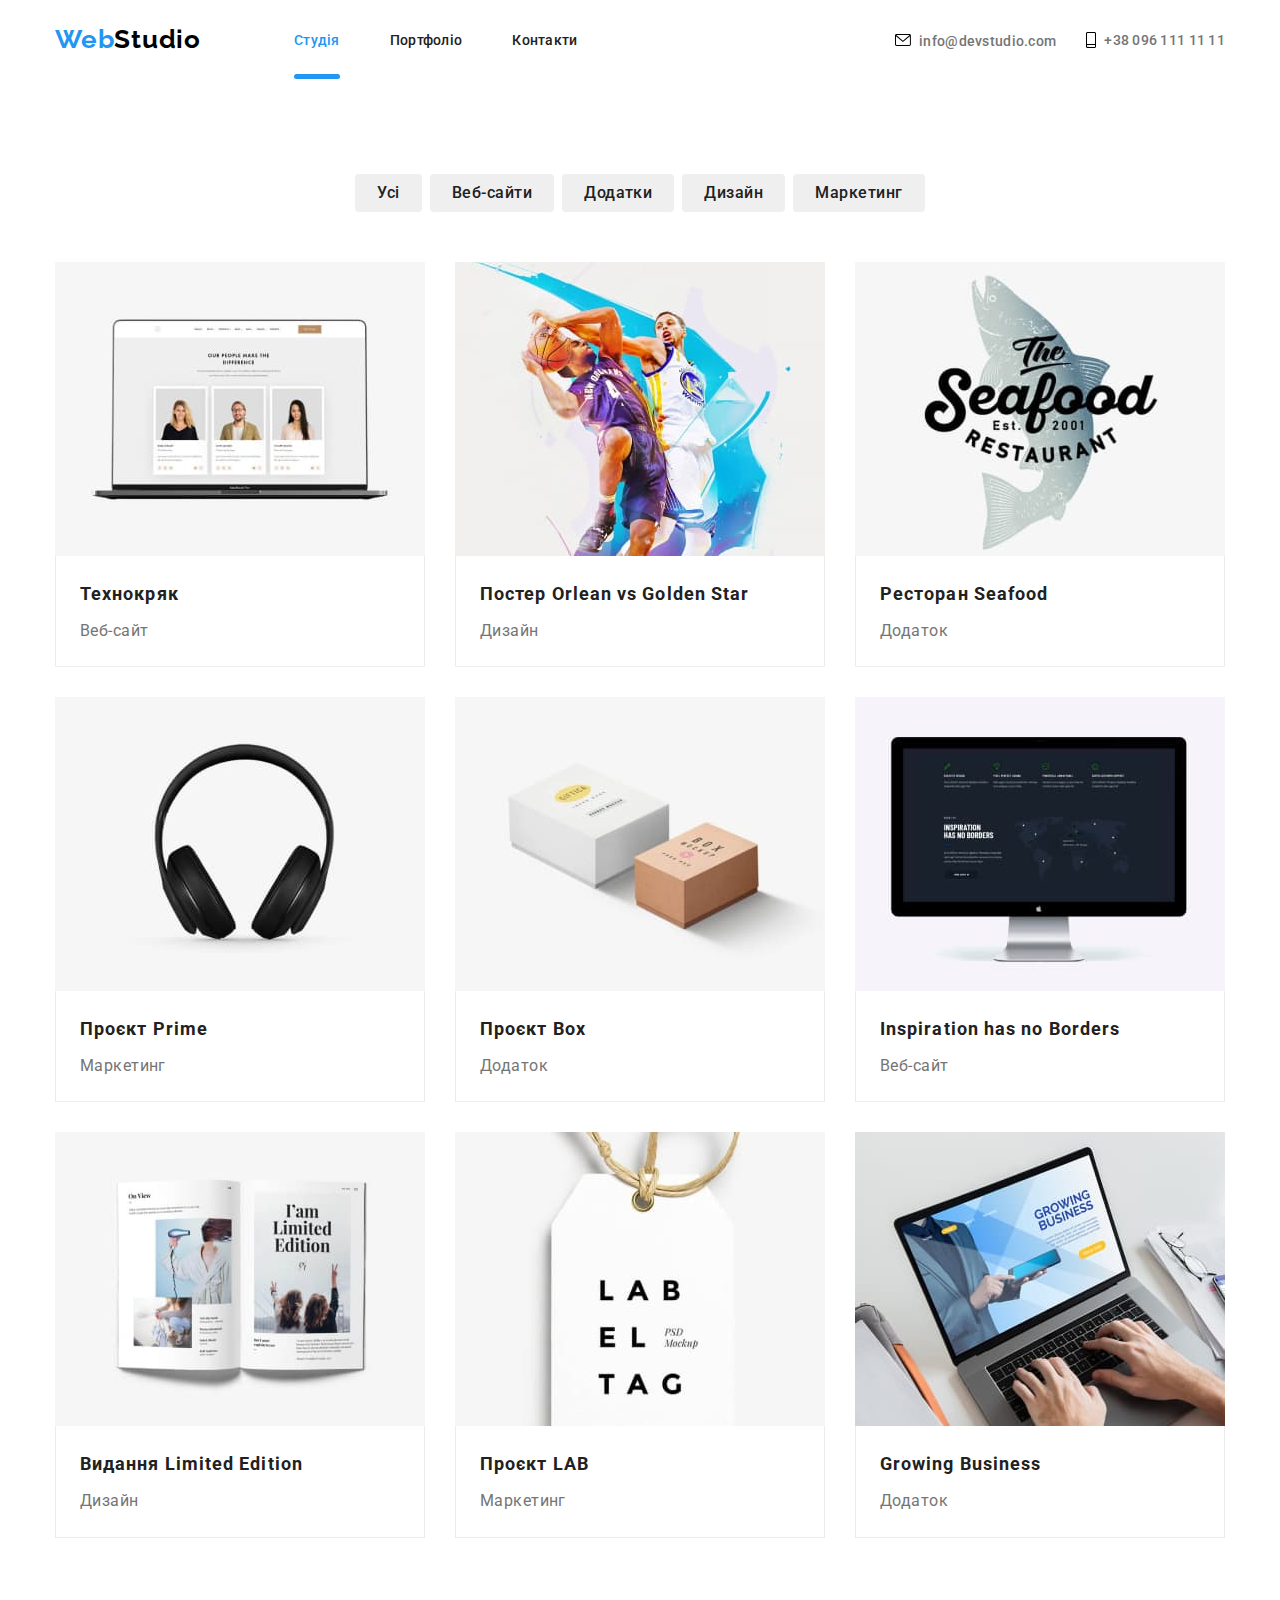
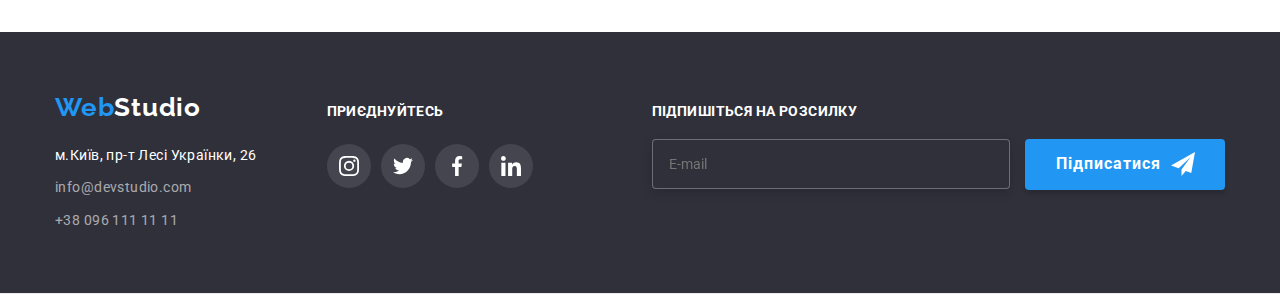
<file: portfolio.html>
<!DOCTYPE html>
<html lang="uk">
  <head>
   
    
    <title>portfolio</title>
    <meta charset="UTF-8" />
    <meta http-equiv="X-UA-Compatible" content="IE=edge" />
    <meta name="viewport" content="width=device-width, initial-scale=1.0" />
    <link rel="preconnect" href="https://fonts.googleapis.com" />
    <link rel="preconnect" href="https://fonts.gstatic.com" crossorigin />
    <link href="https://fonts.googleapis.com/css2?family=Raleway:wght@700&family=Roboto:wght@400;500;700;900&display=swap"
    rel="stylesheet"/>
    <link rel="stylesheet" href="https://cdnjs.cloudflare.com/ajax/libs/modern-normalize/1.1.0/modern-normalize.min.css
    ">
    <link rel="stylesheet" href="./css/main.min.css"/>
  </head>
  <body class="body">
     
    <header class="header">
      <div class="conteiner rulles">
      <!--Nav menu-->
      
    <nav class="header-nav">
      <div class="mobile-header">
    <a href="./index.html" class="header-logo">Web<span class="color-logo">Studio</span></a>
    <button
    type="button"
    aria-expanded="false"
    aria-controls="mobile-menu"
    class="mobile-tricks-button js-open-menu"
  >
    <svg
      width="24px"
      height="16px"
      aria
      label="turn-off"
    >
      <use
        class="navigation-button__icon-menu"
        href="./img/sprite.svg#menu"
      ></use>
    </svg>
  </button>
      </div>
    <ul class="header-list-nav">
            <li class="header-item "><a href="./index.html" class="header-link current">Студія</a></li>
            <li class="header-item"><a href="./portfolio.html" class="header-link">Портфоліо</a></li>
            <li class="header-item"><a href="#" class="header-link">Контакти</a></li>
          </ul>
        </nav>
  
        <!-- Contacts-->
  
        <ul class="header-list">
        <li class="header-contact">
        <a href="mailto:info@devstudio.com" class="header-mal svg call"><svg viewBox="0 0 43 32" class="header-svg-mal" width="16" height="12"><use href="./img/sprite.svg#mail"></use></svg> info@devstudio.com</a></li>
        <li class="header-contact">
          <a href="tel:+380961111111" class="header-tel svg"><svg viewBox="0 0 20 32" class="header-svg-tel" width="10" height="16"><use href="./img/sprite.svg#smartphone"></use></svg>+38 096 111 11 11</a></li>
        </ul>
      </div>

    
    <!--Main-->
    <main>
      
      <section class="portfolio">
        <div class="conteiner">
        <h1 class="visualy-hidden">Приклади</h1>
        
        <ul class="portfolio-btn-group">
          <li class="portfolio-button-item">
            <button type="button" class="portfolio-main-buttonp">Усі</button>
          </li>
          <li class="portfolio-button-item">
            <button type="button" class="portfolio-main-buttonp">Веб-сайти</button>
          </li>
          <li class="portfolio-button-item">
            <button type="button" class="portfolio-main-buttonp">Додатки</button>
          </li>
          <li class="portfolio-button-item">
            <button type="button" class="portfolio-main-buttonp">Дизайн</button>
          </li>
          <li class="portfolio-button-item">
            <button type="button" class="portfolio-main-buttonp">Маркетинг</button>
          </li>
        </ul>
        
        
          
        <ul class="portfolio-header">
          <li class="portfolio-content">
            
            <a href="./index.html" class="portfolio-linky">
              <div class="portfolio-title">
                <img
                src="./img/portfolio/img1.jpg"
                alt="робимо верстку сайтів "
                width="370"
                height="294"/>
                  <p class="portfolio-text">Ресурс пропонує комплексні пропозиції з
                     різним рівнем функціоналу та сервісів. Все це дозволить 
                  відвідувачу отримати вичерпні відомості про компанію чи приватну особу.</p>
                </div>
              <div class="portfolio-border">
                <h2 class="portfolio-item">Технокряк</h2>
              <p class="portfolio-cat">Веб-сайт</p>
            </div>
              </a>
          </li>
        
          
          <li class="portfolio-content">
            <a href="./index.html"class="portfolio-linky">
              <div class="portfolio-title"><img
                src="./img/portfolio/img2.jpg"
                alt="Малюнки"
                width="370"
                height="294"
              />
              <p class="portfolio-text">Ресурс пропонує комплексні пропозиції з
                різним рівнем функціоналу та сервісів. Все це дозволить 
             відвідувачу отримати вичерпні відомості про компанію чи приватну особу.</p></div>
              <div class="portfolio-border">
                <h2 class="portfolio-item">
                Постер <span lang="en">Orlean vs Golden Star</span>
              </h2>
              <p class="portfolio-cat">Дизайн</p></div></a
            >
          </li>
        
          
          <li class="portfolio-content">
            <a href="./index.html"class="portfolio-linky">
              <div class="portfolio-title"><img
                src="./img/portfolio/img3.jpg"
                alt="додаток"
                width="370"
                height="294"
              />
              <p class="portfolio-text">Ресурс пропонує комплексні пропозиції з
                різним рівнем функціоналу та сервісів. Все це дозволить 
             відвідувачу отримати вичерпні відомості про компанію чи приватну особу.</p></div>
              <div class="portfolio-border">
                <h2 class="portfolio-item">
                Ресторан <span lang="en">Seafood</span>
              </h2>
              <p class="portfolio-cat">Додаток</p></div></a
            >
          </li>
          

         
          <li class="portfolio-content">
            <a href="./index.html"class="portfolio-linky">
              <div class="portfolio-title"><img
                src="./img/portfolio/img4.jpg"
                alt="просування"
                width="370"
                height="294"
              />
              <p class="portfolio-text">Ресурс пропонує комплексні пропозиції з
                різним рівнем функціоналу та сервісів. Все це дозволить 
             відвідувачу отримати вичерпні відомості про компанію чи приватну особу.</p></div>
              <div class="portfolio-border">
                <h2 class="portfolio-item">Проєкт <span lang="en">Prime</span></h2>
              <p class="portfolio-cat">Маркетинг</p></div></a
            >
          </li>
        
          
          <li class="portfolio-content">
            <a href="./index.html"class="portfolio-linky">
              <div class="portfolio-title"><img
                src="./img/portfolio/img5.jpg"
                alt="Маркетинг"
                width="370"
                height="294"
              />
              <p class="portfolio-text">Ресурс пропонує комплексні пропозиції з
                різним рівнем функціоналу та сервісів. Все це дозволить 
             відвідувачу отримати вичерпні відомості про компанію чи приватну особу.</p></div>
              <div class="portfolio-border">
                <h2 class="portfolio-item">Проєкт <span lang="en>">Box</span></h2>
              <p class="portfolio-cat">Додаток</p></div></a>
          </li>
        
          
          <li class="portfolio-content">
            <a href="./index.html"class="portfolio-linky">
              <div class="portfolio-title"><img
                src="./img/portfolio/img6.jpg"
                alt="Сайт"
                width="370"
                height="294"
              />
              <p class="portfolio-text">Ресурс пропонує комплексні пропозиції з
                різним рівнем функціоналу та сервісів. Все це дозволить 
             відвідувачу отримати вичерпні відомості про компанію чи приватну особу.</p></div>
              <div class="portfolio-border"><h2 lang="en" class="portfolio-item">Inspiration has no Borders</h2>
              <p class="portfolio-cat">Веб-сайт</p></div></a>
          </li>
        

       
          <li class="portfolio-content">
            <a href="./index.html"class="portfolio-linky">
              <div class="portfolio-title"><img
                src="./img/portfolio/img7.jpg"
                alt="Книга"
                width="370"
                height="294"
              />
              <p class="portfolio-text">Ресурс пропонує комплексні пропозиції з
                різним рівнем функціоналу та сервісів. Все це дозволить 
             відвідувачу отримати вичерпні відомості про компанію чи приватну особу.</p></div>
              <div class="portfolio-border"><h2 class="portfolio-item">
                Видання <span lang="en">Limited Edition</span>
              </h2>
              <p class="portfolio-cat">Дизайн</p></div></a>
          </li>
        
          
          <li class="portfolio-content">
            <a href="./index.html"class="portfolio-linky">
              <div class="portfolio-title"><img
                src="./img/portfolio/img8.jpg"
                alt="Проєкт"
                width="370"
                height="294"
              />
              <p class="portfolio-text">Ресурс пропонує комплексні пропозиції з
                різним рівнем функціоналу та сервісів. Все це дозволить 
             відвідувачу отримати вичерпні відомості про компанію чи приватну особу.</p></div>
              <div class="portfolio-border"><h2 class="portfolio-item">Проєкт <span lang="en">LAB</span></h2>
              <p class="portfolio-cat">Маркетинг</p></div></a>
          </li>
        
          
          <li class="portfolio-content">
            <a href="./index.html"class="portfolio-linky">
              <div class="portfolio-title"><img src="./img/portfolio/img9.jpg"
                alt="додаток"
                width="370"
                height="294"
              />
              <p class="portfolio-text">Ресурс пропонує комплексні пропозиції з
                різним рівнем функціоналу та сервісів. Все це дозволить 
             відвідувачу отримати вичерпні відомості про компанію чи приватну особу.</p></div>
              <div class="portfolio-border"><h2 lang="en" class="portfolio-item">Growing Business</h2>
              <p class="portfolio-cat">Додаток</p></div></a>
          </li>
        </ul>
         
        
      </div> 
      </section>
      
    </main>
  
    <footer class="footer">
      <div class="conteiner correct"> 
        <div class="footer-box">
        <a href="./index.html" class="footer-logo">
          Web<span class="footer-color">Studio</span></a
        >
        <address class="footer-adress">
          <ul class="footer-list">
            <li class="footer-item bot">
              <a
                href="https://goo.gl/maps/juvtHiytcNgh8N4bA"
                class="footer-link li"
                target="_blank"
                rel="noopener norefferer nofollow"
                >м.Київ, пр-т Лесі Українки, 26</a
              >
            </li>
            <li class="footer-item bot">
              <a href="mailto:info@devstudio.com" class="footer-mal li"
                >info@devstudio.com</a
              >
            </li>
            <li class="footer-item">
              <a href="tel:+380961111111" class="footer-tel">+38 096 111 11 11</a>
            </li>
          </ul>
        </address>
      </div>
      <div>
        <p class="join-page">Приєднуйтесь</p>
        
          <ul class="hero-link">
            <li class="hero-item"><a href="" class="icon footer__icon"><svg class="hero-svghero" viewBox="0 0 32 32" width="20"><use href="./img/sprite.svg#instagram"></use></svg></a></li>
            <li class="hero-item"><a href="" class="icon footer__icon"><svg class="hero-svghero" viewBox="0 0 32 32" width="20"><use href="./img/sprite.svg#twitter"></use></svg></a></li>
            <li class="hero-item"><a href=""class="icon footer__icon"><svg  class="hero-svghero"viewBox="0 0 32 32" width="20"><use href="./img/sprite.svg#facebook"></use></svg></a></li>
            <li class="hero-item"><a href="" class="icon footer__icon"><svg class="hero-svghero" viewBox="0 0 32 32" width="20"><use href="./img/sprite.svg#linkedin"></use></svg></a></li>
          </ul>
      </div>
      <div class="footer-form">
      <form action="" class="sub-form">
        <p class="footer-propose">Підпишіться на розсилку</p>
        <input type="email" id="mail" placeholder="E-mail"/>
        <button type="submit" class="footer-but">
          Підписатися <svg class="sub-svg" width="24"><use href="./img/sprite.svg#telegram"></use></svg></button>
      </form>
    
      </div>


      <div class="menu-container js-menu-container" id="mobile-menu">
        <button class="menu-container-button js-close-menu">
          <svg width="18px" height="18px">
            <use href="./img/sprite.svg#mobileX"></use>
          </svg>
        </button>
        <div class="mobile">
          <ul class="mobile-list">
            <li class="mobile-item">
              <a href="./index.html" class="mobile-link current">Студія</a>
            </li>
            <li class="mobile-item">
              <a href="./portfolio.html" class="mobile-link">Портфоліо</a>
            </li>
            <li class="mobile-item">
              <a href="#" class="mobile-link">Контакти</a>
            </li>
          </ul>
      
      
          <ul class="mobile-sheets">
            <li class="mobile-contact">
              <a
                href="tel:+380961111111"
                target="_blank"
                rel="noopener noreferrer nofollow"
                class="mobile-link-social"
              >
                +38 096 111 11 11</a
              >
            </li>
            <li class="mobile-contact">
              <a
                href="mailto:info@devstudio.com"
                target="_blank"
                rel="noopener noreferrer nofollow"
                class="mobile-link-social mail"
              >
                info@devstudio.com</a
              >
            </li>
          </ul>
      
      
      
          <ul class="mobile-social">
            <li class="mobile-tags">
              <a
                href=""
                class="mobile-goods"
                rel="noopener noreferrer nofollow"
                >Instagram</a
              >
              <span class="mobile-border"></span>
            </li>
            <li class="mobile-tags">
              <a
                href=""
                class="mobile-goods"
                rel="noopener noreferrer nofollow"
                >Twitter</a
              >
              <span class="mobile-border"></span>
            </li>
            <li class="mobile-tags">
              <a
                href=""
                class="mobile-goods"
                rel="noopener noreferrer nofollow"
                >Facebook</a
              >
              <span class="mobile-border"></span>
            </li>
            <li class="mobile-tags">
              <a
                href=""
                class="mobile-goods"
                rel="noopener noreferrer nofollow"
                >LinkedIn</a
              >
            </li>
          </ul>
      
        </div>
      </div>

    </footer>
  </body>
</html>
</file>
<file: css/main.min.css>
:root{--primary-color: #2196f3;--simple-color: #000000;--secondary-color: #757575;--mainsection-clor: #2f303a;--item-color: #212121;--background-color: #2f303a;--whole-white-color:#ffffff;--fotter-color: rgba(255, 255, 255, 0.6);--hero-bck-cloror:#F5F4FA;--focus-color:#188CE8;--solid: #ECECEC;--icon-color:#AFB1B8;--linky-background:#EEEEEE}img{display:block}h1,h2,h3,h4,h5,h6,p,ul{margin:0;padding:0}body{font-family:"Roboto",sans-serif;font-size:14px;line-height:1.7;letter-spacing:.03em;color:var(--secondary-color);background-color:var(--whole-white-color)}button{border:0}.visualy-hidden{position:absolute;white-space:nowrap;width:1px;height:1px;overflow:hidden;border:0;padding:0;clip:rect(0 0 0 0);clip-path:inset(50%);margin:-1px}.portfolio-header{display:flex;flex-wrap:wrap}.conteiner{max-width:480px;padding-left:15px;padding-right:15px;margin-left:auto;margin-right:auto}@media screen and (min-width: 768px){.conteiner{max-width:768px;padding-left:15px;padding-right:15px;margin-left:auto;margin-right:auto}}@media screen and (min-width: 1200px){.conteiner{max-width:1200px;padding-left:15px;padding-right:15px;margin-left:auto;margin-right:auto}}.header-logo{color:var(--primary-color);font-family:"Raleway",sans-serif;font-size:26px;font-weight:700;line-height:1.2;letter-spacing:.03em;display:inline-block;padding-top:16px;padding-bottom:16px;text-decoration:none}.color-logo{color:var(--simple-color);font-family:"Raleway",sans-serif;font-size:26px;font-weight:700;line-height:1.192;letter-spacing:.03em;text-decoration:none}.header{border-bottom:1px solid var(--solid)}.header-list,.header-list-nav{display:none}@media screen and (min-width: 768px){.header-logo{padding-top:26px;padding-bottom:26px;margin-right:87px}.header-list-nav{display:flex;align-items:center;list-style-type:none}.header-item:not(:last-child){margin-right:50px}.header-link{position:relative;color:var(--item-color);display:block;padding-top:32px;padding-bottom:31px;text-decoration:none;font-weight:500;font-size:14px;line-height:1.14;letter-spacing:.02em;transition:background-color 250ms cubic-bezier(0.4, 0, 0.2, 1),color 250ms cubic-bezier(0.4, 0, 0.2, 1)}.header-nav{display:flex;align-items:center;margin-right:auto}.current{color:var(--primary-color)}.current::after{display:block;position:absolute;left:0;bottom:0;border-radius:4px;width:100%;height:5px;content:"";background-color:var(--primary-color)}.header-list{display:block;list-style:none;padding:21px 0;align-items:center}.conteiner.rulles{display:flex;flex-direction:row}.header-mal,.header-tel{font-size:14px;font-weight:500;line-height:1.142;letter-spacing:.02em;color:var(--secondary-color);text-decoration:none;display:flex;gap:8px;align-items:center;transition:background-color 250ms cubic-bezier(0.4, 0, 0.2, 1),color 250ms cubic-bezier(0.4, 0, 0.2, 1)}.header-svg-mal{width:14px;height:10px}.header-svg-tel{width:10px;height:14px}.call{margin-bottom:10px}}@media screen and (min-width: 1200px){.header-logo{padding-top:24px;padding-bottom:25px;margin-right:93px;font-size:26px;line-height:1.19}.header-mal{margin-bottom:-1px}.header-svg-mal{width:16px;height:12px}.header-svg-tel{width:10px;height:16px}.header-list{display:flex;list-style:none;align-items:center;gap:30px;padding:32px 0}.svg:hover{fill:var(--primary-color)}.svg:focus{fill:var(--focus-color)}.header-link:hover{color:var(--primary-color)}.header-mal:hover{color:var(--primary-color)}.header-tel:hover{color:var(--primary-color)}.header-link:focus{color:var(--focus-color)}.header-mal:focus{color:var(--focus-color)}.header-tel:focus{color:var(--focus-color)}.current{color:var(--primary-color)}}.mobile-header{display:flex;justify-content:space-between}@media screen and (max-width: 767px){.header-list-nav,.header-list{display:none}}@media screen and (max-width: 479px){.mobile-list{font-size:18px;font-weight:500;line-height:1.17;letter-spacing:.02em}.mobile-item{margin-bottom:32px}.mobile-item:last-child{margin-bottom:26px}.mobile-contact{font-size:26px}.mobile-goods{font-weight:12px}}.mobile-tricks-button{display:flex;align-items:center;justify-content:center;margin:0;padding:0;background-color:rgba(0,0,0,0);cursor:pointer;border:none;border-radius:50%;outline:none}@media(min-width: 768px){.mobile-tricks-button{display:none}}.mobile-tricks-button:hover,.mobile-tricks-button:focus{fill:var(--primary-color)}.menu-container{transform:translateX(101%);transition:transform 250ms cubic-bezier(0.4, 0, 0.2, 1);position:fixed;top:0;left:0;width:100vw;height:100vh;padding:48px 40px;background-color:var(--whole-white-color);z-index:2;overflow:scroll}.menu-container.is-open{transform:translateX(0)}.menu-container-button{position:absolute;top:10px;right:10px;display:flex;align-items:center;justify-content:center;background-color:rgba(0,0,0,0);cursor:pointer;border:none;outline:none}.menu-container-button:hover,.menu-container-button:focus{fill:var(--primary-color)}.mobile{display:flex;flex-direction:column;height:100vh}.mobile-item:not(:last-child){margin-bottom:32px}.mobile-item .mobile-link{text-decoration:none;font-style:normal;color:var(--item-color);font-size:40px;font-weight:500;line-height:1.17;letter-spacing:.02em}.mobile-item .mobile-link.current{color:var(--primary-color)}.mobile-list{list-style:none;margin-bottom:auto;padding-bottom:50px}.mobile-sheets{list-style:none;margin-bottom:64px}.mobile-contact{font-size:34px;font-weight:500;line-height:1.17;letter-spacing:.03em}.mobile-contact:last-child{font-size:24px;font-weight:500;line-height:1.16;letter-spacing:.03em;margin-top:32px}.mobile-link-social{text-decoration:none;font-style:normal;color:var(--primary-color)}.mail{color:var(--item-color)}.mobile-social{list-style:none;display:flex;flex-wrap:wrap;padding-bottom:50px}.mobile-border{border-right:1px solid rgba(33,33,33,.2);margin-right:10px}.mobile-tags{display:flex;gap:10px}.mobile-goods{text-decoration:none;font-style:normal;color:var(--primary-color)}.main-section{background-color:var(--mainsection-clor);color:var(--whole-white-color);text-align:center;min-width:320px;padding-top:118px;padding-bottom:118px;margin-left:auto;margin-right:auto;text-align:center;background-image:linear-gradient(rgba(47, 48, 58, 0.4), rgba(47, 48, 58, 0.4)),url(../img/background/bckgr-480-1x.jpg);background-size:cover;background-repeat:no-repeat}.main-button:hover{background-color:var(--focus-color);color:var(--whole-white-color)}.main-button a:focus{color:var(--focus-color);box-shadow:0px 4px 4px rgba(0,0,0,.15)}.main-button{font-family:inherit;font-size:16px;font-weight:700;line-height:1.9;letter-spacing:.06em;background-color:var(--primary-color);box-shadow:0px 4px 4px rgba(0,0,0,.15);border-radius:4px;padding:10px 32px;border:none;cursor:pointer;margin-top:30px;color:var(--whole-white-color);transition:background-color 250ms cubic-bezier(0.4, 0, 0.2, 1),fill 250ms cubic-bezier(0.4, 0, 0.2, 1)}.main-title{text-transform:uppercase;text-align:center;font-size:26px;font-weight:900;line-height:1.9;letter-spacing:.06em}@media screen and (min-width: 1200px){.main-title{font-size:44px;font-weight:900;line-height:1.4;letter-spacing:.06em}}@media screen and (min-device-pixel-ratio: 2)and (min-width: 320px),screen and (min-resolution: 192dpi)and (max-width: 767px),screen and (min-resolution: 2dppx)and (max-width: 767px){.main-section{background-image:linear-gradient(hsla(235deg, 10%, 21%, 0.4), hsla(235deg, 10%, 21%, 0.4)),url(../img/background/bckgr-480-2x.jpg)}}@media screen and (min-width: 768px){.main-section{max-width:1199px;background-image:linear-gradient(hsla(235deg, 10%, 21%, 0.4), hsla(235deg, 10%, 21%, 0.4)),url(../img/background/bckgr-768-1x.jpg)}}@media screen and (min-device-pixel-ratio: 2)and (min-width: 768px),screen and (min-resolution: 192dpi)and (min-width: 768px),screen and (min-resolution: 2dppx)and (min-width: 768px){.main-section{background-image:linear-gradient(hsla(235deg, 10%, 21%, 0.4), hsla(235deg, 10%, 21%, 0.4)),url(../img/background/bckgr-768-2x.jpg)}}@media screen and (min-width: 1200px){.main-section{max-width:1600px;padding-top:200px;padding-bottom:200px;background-image:linear-gradient(hsla(235deg, 10%, 21%, 0.4), hsla(235deg, 10%, 21%, 0.4)),url(../img/background/bckgr-1600-1x.jpg)}.main-section-title{font-size:44px;line-height:1.36}}@media screen and (min-device-pixel-ratio: 2)and (min-width: 1200px),screen and (min-resolution: 192dpi)and (min-width: 1200px),screen and (min-resolution: 2dppx)and (min-width: 1200px){.main-section{background-image:linear-gradient(hsla(235deg, 10%, 21%, 0.4), hsla(235deg, 10%, 21%, 0.4)),url(../img/background/bckgr-1600-2x.jpg)}}.works{display:none}@media screen and (min-width: 1200px){.works{margin:0 auto;padding-bottom:94px;display:block}.works-top{text-decoration:none;list-style:none;position:relative}.works-notification{display:block;padding-top:27px;padding-bottom:27px;font-size:14px;font-weight:700;line-height:1.14;letter-spacing:.03em;text-transform:uppercase;color:var(--whole-white-color);text-align:center}.works-wedo{position:absolute;width:100%;bottom:0;background:rgba(47,48,58,.8)}.works-hero{color:var(--item-color);font-size:36px;font-weight:700;line-height:1.2;letter-spacing:.03em;text-align:center;margin-bottom:50px}.works-our{display:flex;gap:30px}}.adv{padding-top:60px;padding-bottom:60px}.adv-advantage{display:flex;justify-content:center;align-items:center;max-width:450px;height:120px;margin-bottom:30px;background-color:var(--hero-bck-cloror);border-radius:4px}.adv-item{margin-bottom:10px;font-size:14px;line-height:1.14;text-transform:uppercase;text-align:center;color:var(--item-color)}.adv-blind{color:var(--secondary-color);font-size:14px;line-height:1.71}.adv-dscrpt{list-style:none}.adv-list:not(:last-child){margin-bottom:30px}@media screen and (min-width: 768px){.adv-item{text-align:left}.adv-dscrpt{display:flex;flex-wrap:wrap;margin:-15px}.adv-list{flex-basis:calc((100% - 60px)/2);margin:15px}.adv-list:not(:last-child){margin-bottom:15px;list-style:none}}@media screen and (min-width: 1200px){.adv{padding-top:94px;padding-bottom:94px}.adv-list{flex-basis:calc((100% - 120px)/4)}}.hero{background-color:var(--hero-bck-cloror);padding:60px 0}@media screen and (min-width: 1200px){.hero{padding:94px 0}}@media screen and (min-width: 1200px){.hero-li{flex-basis:calc((100% - 120px)/4)}}@media screen and (min-width: 768px){.hero-team{margin-bottom:30px}}@media screen and (min-width: 1200px){.hero-team{margin-bottom:50px}}.hero-photo{width:100%}.hero-team{color:var(--item-color);font-size:36px;font-weight:700;line-height:1.2;letter-spacing:.03em;text-decoration:none;text-align:center;margin-bottom:30px}.hero-people{font-size:16px;font-weight:500;line-height:1.2;letter-spacing:.03em;color:var(--item-color);text-align:center;margin-bottom:10px}.hero-link{list-style:none;text-decoration:none;display:flex;justify-content:center;gap:10px}.hero-title{font-size:16px;line-height:1.2;color:var(--secondary-color);text-align:center;margin-bottom:16px}@media screen and (min-width: 1200px){.hero-list{text-decoration:none;display:flex;gap:30px}}@media screen and (min-width: 768px){.hero-list{display:flex;flex-wrap:wrap;gap:30px;width:100%}}.hero-svg{padding-top:30px;padding-bottom:30px}.hero-item{display:flex;align-items:center;justify-content:center}.hero-svghero{fill:currentColor}.hero-li{text-decoration:none;list-style:none;background:var(--whole-white-color);box-shadow:0px 1px 3px rgba(0,0,0,.12),0px 1px 1px rgba(0,0,0,.14),0px 2px 1px rgba(0,0,0,.2);border-radius:0px 0px 4px 4px;margin-bottom:30px}@media screen and (min-width: 1200px){.icon:hover,.icon:focus{background-color:var(--primary-color);color:var(--whole-white-color)}}.icon{width:44px;height:44px;display:flex;border-radius:50%;align-items:center;justify-content:center;transition:background-color 250ms cubic-bezier(0.4, 0, 0.2, 1),fill 250ms cubic-bezier(0.4, 0, 0.2, 1)}.hero__icon{background-color:var(--whole-white-color);color:var(--icon-color)}.partners{padding-bottom:94px;padding-top:99px}.partners-title{color:var(--item-color);font-size:36px;font-weight:700;line-height:1.2;letter-spacing:.03em;text-decoration:none;text-align:center;margin-bottom:50px}.partners-list{display:flex;list-style:none;justify-content:center;gap:30px;display:flex;flex-wrap:wrap;margin:-15px}.partners-link{width:170px;height:92px;border:1px solid #afb1b8;border-radius:4px;display:flex;justify-content:center;align-items:center;color:var(--icon-color);transition:background-color 250ms cubic-bezier(0.4, 0, 0.2, 1),color 250ms cubic-bezier(0.4, 0, 0.2, 1)}.partners-link:hover,.partners-link:focus{border:1px solid var(--primary-color);color:var(--primary-color)}.partners-svg{fill:currentColor;transition:background-color 250ms cubic-bezier(0.4, 0, 0.2, 1),fill 250ms cubic-bezier(0.4, 0, 0.2, 1)}.portfolio-main-buttonp:hover,.portfolio-main-buttonp:focus{background-color:var(--primary-color);color:var(--whole-white-color);box-shadow:0px 3px 1px rgba(0,0,0,.1),0px 1px 2px rgba(0,0,0,.08),0px 2px 2px rgba(0,0,0,.12)}.portfolio-btn-group{display:flex;gap:8px;justify-content:center;margin-bottom:50px}.portfolio-main-buttonp{font-family:inherit;font-size:16px;font-weight:500;line-height:1.6;letter-spacing:.03em;text-align:center;border-radius:4px;color:var(--item-color);border:none;padding:6px 22px;cursor:pointer;transition:background-color 250ms cubic-bezier(0.4, 0, 0.2, 1),color 250ms cubic-bezier(0.4, 0, 0.2, 1)}.portfolio-button-item{font-style:normal;list-style:none;color:var(--item-color);cursor:pointer}.portfolio{padding-top:94px;padding-bottom:94px}.portfolio-content{list-style:none;flex-basis:calc((100% - 60px)/3)}.portfolio-content:nth-child(3n){margin-right:0}.portfolio-content:nth-last-child(-n+3){margin-bottom:0}.portfolio-title{position:relative;overflow:hidden}.portfolio-text{position:absolute;top:0;left:0;height:100%;font-size:18px;line-height:1.6;padding:63px 24px;color:var(--whole-white-color);background:rgba(33,150,243,.9);transform:translateY(100%);transition:transform 1000ms,background-color 250ms cubic-bezier(0.4, 0, 0.2, 1),color 250ms cubic-bezier(0.4, 0, 0.2, 1)}.portfolio-content:hover .portfolio-text{transform:translateY(0)}.portfolio-content:focus-within .portfolio-text{transform:translateY(0)}.portfolio-border{background:var(--whole-white-color);border:1px solid var(--solid);padding:20px 24px;border-top:none}.portfolio-header{gap:30px}.portfolio-content a{text-decoration:none}.portfolio-linky{display:block}.portfolio-linky:hover,.portfolio-linky:focus{box-shadow:0px 3px 1px rgba(0,0,0,.1),0px 1px 2px rgba(0,0,0,.08),0px 2px 2px rgba(0,0,0,.12)}.portfolio-item{font-size:18px;font-weight:700;line-height:2;letter-spacing:.06em;color:var(--item-color);margin-bottom:4px}.portfolio-cat{color:var(--secondary-color);font-size:16px;line-height:1.9}.footer{background-color:var(--background-color);padding-bottom:60px;padding-top:60px}.footer-adress{margin-top:20px}.footer-logo{color:var(--primary-color);font-family:"Raleway",sans-serif;font-size:26px;font-weight:700;line-height:1.2;letter-spacing:.03em;text-decoration:none}.footer-color{color:var(--whole-white-color)}.footer-list{font-style:normal;list-style:none}.footer-item{color:var(--fotter-color)}.footer-item a:hover{color:var(--primary-color)}.footer-item a:focus{color:var(--primary-color)}.footer-link{text-decoration:none;list-style-type:none;color:var(--whole-white-color);transition:background-color 250ms cubic-bezier(0.4, 0, 0.2, 1),color 250ms cubic-bezier(0.4, 0, 0.2, 1)}.footer-mal{text-decoration:none;list-style:none;color:var(--fotter-color);transition:background-color 250ms cubic-bezier(0.4, 0, 0.2, 1),color 250ms cubic-bezier(0.4, 0, 0.2, 1)}.footer-tel{text-decoration:none;list-style:none;color:var(--fotter-color);transition:background-color 250ms cubic-bezier(0.4, 0, 0.2, 1),color 250ms cubic-bezier(0.4, 0, 0.2, 1)}.footer-item.bot{margin-bottom:9px}.footer-box{text-align:center}.footer-svg{fill:currentColor}.footer-form{text-align:center}.footer-form input{background-color:var(--background-color);color:var(--whole-white-color);border:1px solid rgba(255,255,255,.3);filter:drop-shadow(0px 4px 4px rgba(0, 0, 0, 0.15));border-radius:4px;width:100%;height:50px;margin-right:12px;padding-left:16px;transition:background-color 250ms cubic-bezier(0.4, 0, 0.2, 1),fill 250ms cubic-bezier(0.4, 0, 0.2, 1)}.footer-form::placeholder{color:rgba(255,255,255,.6)}.footer-propose{font-size:14px;font-weight:700;line-height:1.1;letter-spacing:.03em;text-transform:uppercase;color:var(--whole-white-color);margin-bottom:20px}.footer-input{margin-bottom:20px}.footer-but{font-family:inherit;margin-left:auto;margin-right:auto;font-size:16px;font-weight:700;line-height:1.9;letter-spacing:.06em;color:var(--whole-white-color);background-color:var(--primary-color);padding-top:10px;padding-bottom:10px;padding-left:29px;padding-right:62px;position:relative;min-width:200px;box-shadow:0px 4px 4px rgba(0,0,0,.15);border-radius:4px;transition:background-color 250ms cubic-bezier(0.4, 0, 0.2, 1),fill 250ms cubic-bezier(0.4, 0, 0.2, 1);cursor:pointer}.footer-but:hover,.footer-but:focus{color:var(--whole-white-color);background-color:var(--focus-color)}.footer-form input:focus,.footer-form input:hover{border:1px solid var(--whole-white-color);outline:none;cursor:var(--focus-color)}.join-page{font-size:14px;font-weight:700;line-height:1.8;letter-spacing:.03em;display:block;color:var(--whole-white-color);margin-bottom:20px;text-transform:uppercase;text-align:center}.sub-svg{position:absolute;top:50%;margin-left:10px;transform:translateY(-50%);width:24px;height:24px;fill:var(--whole-white-color)}.footer__icon{color:var(--whole-white-color);background-color:rgba(255,255,255,.1)}@media screen and (min-width: 768px){.footer-tablet{display:flex;align-items:baseline;flex-wrap:wrap;justify-content:space-around}}@media screen and (max-width: 1199px){.footer-form input{max-width:450px;display:block;margin-left:auto;margin-right:auto}.footer-box{margin-bottom:60px}.footer-modern{margin-bottom:60px}}@media screen and (min-width: 1200px){.footer-list{font-style:normal;list-style:none}.footer-item{color:var(--fotter-color)}.footer-item a:hover{color:var(--primary-color)}.footer-item a:focus{color:var(--primary-color)}.footer-link{text-decoration:none;list-style-type:none;color:var(--whole-white-color);transition:background-color 250ms cubic-bezier(0.4, 0, 0.2, 1),color 250ms cubic-bezier(0.4, 0, 0.2, 1)}.footer-item.bot{margin-bottom:9px}.footer-box{margin-right:70px;text-align:start}.footer-svg{fill:currentColor}.footer-form{margin-left:auto}.footer-form input{width:358px;height:50px;transition:background-color 250ms cubic-bezier(0.4, 0, 0.2, 1),fill 250ms cubic-bezier(0.4, 0, 0.2, 1)}.footer-but{font-family:inherit;font-size:16px;font-weight:700;line-height:1.9;letter-spacing:.06em;color:var(--whole-white-color);background-color:var(--primary-color);padding-top:10px;padding-bottom:10px;padding-left:29px;padding-right:62px;position:relative;min-width:200px;box-shadow:0px 4px 4px rgba(0,0,0,.15);border-radius:4px;transition:background-color 250ms cubic-bezier(0.4, 0, 0.2, 1),fill 250ms cubic-bezier(0.4, 0, 0.2, 1);cursor:pointer}.footer-but:hover,.footer-but:focus{color:var(--whole-white-color);background-color:var(--focus-color)}.footer-form input:focus,.footer-form input:hover{border:1px solid var(--whole-white-color);outline:none;cursor:var(--focus-color)}.footer-propose{text-align:start}}@media screen and (min-width: 1200px){.correct{display:flex;align-items:baseline}.join-page{text-align:start}}.backdrop{position:fixed;top:0;left:0;width:100%;height:100vh;background-color:rgba(0,0,0,.2)}.modal{position:absolute;top:50%;left:50%;transform:translate(-50%, -50%);background:var(--whole-white-color);box-shadow:0px 1px 3px rgba(0,0,0,.12),0px 1px 1px rgba(0,0,0,.14),0px 2px 1px rgba(0,0,0,.2);border-radius:4px;padding:40px}.modal-article{font-size:20px;font-weight:700;line-height:1.5;letter-spacing:.03em;text-align:center;letter-spacing:.03em;color:var(--simple-color)}.modal-btn{background:var(--primary-color);padding:10px 52px;color:var(--whole-white-color);align-items:center;font-size:16px;font-weight:700;line-height:1.9;letter-spacing:.06em;display:flex;margin-left:auto;margin-right:auto;transition:background-color 250ms cubic-bezier(0.4, 0, 0.2, 1),color 250ms cubic-bezier(0.4, 0, 0.2, 1);cursor:pointer;border-radius:4px}.modal-btn:hover,.modal-btn:focus{background:var(--focus-color);box-shadow:0px 4px 4px rgba(0,0,0,.15)}.is-hidden{opacity:0;visibility:hidden;pointer-events:none}.close-button{cursor:pointer;position:absolute;right:10px;top:10px;background-color:var(--whole-white-color);width:30px;height:30px;border-radius:50%;border:1px solid var(--solid);display:flex;justify-content:center;align-items:center}.close-button:hover{fill:var(--primary-color)}@media screen and (min-width: 468px){.modal{min-width:468px;min-height:609px}}@media screen and (min-width: 1200px){.modal{min-width:528px;min-height:581px}}.form-element{display:flex;flex-direction:column;margin-top:10px}.form-element label{margin-bottom:4px;font-size:12px;font-weight:400;line-height:1.2;letter-spacing:.1em;color:var(--secondary-color)}.form-element input{padding-left:42px;outline:none;width:100%;height:40px;border:none;border:1px solid rgba(33,33,33,.2);border-radius:4px;display:block}.form-element input:focus,.form-element input:hover{transition:background-color 250ms cubic-bezier(0.4, 0, 0.2, 1),fill 250ms cubic-bezier(0.4, 0, 0.2, 1);border-radius:4px;border:1px solid var(--primary-color)}.form-element input:focus+svg,.form-element input:hover+svg{fill:var(--primary-color);transition:background-color 250ms cubic-bezier(0.4, 0, 0.2, 1),fill 250ms cubic-bezier(0.4, 0, 0.2, 1)}.form-element svg{position:absolute;top:50%;left:12px;transform:translateY(-50%)}.form-comment{margin-top:10px;margin-bottom:20px}.form-comment label{font-size:12px;font-weight:400;line-height:1.2;letter-spacing:.03em;color:var(--secondary-color)}.form-comment textarea{padding:12px 16px;outline:none;width:100%;height:120px;border:none;border:1px solid rgba(33,33,33,.2);border-radius:4px;resize:none;font-size:12px;font-weight:400;line-height:1.2;letter-spacing:.01em;color:rgba(117,117,117,.5)}.input-wrap{position:relative}.textarea:hover,.textarea:focus{transition:background-color 250ms cubic-bezier(0.4, 0, 0.2, 1),fill 250ms cubic-bezier(0.4, 0, 0.2, 1);border-radius:4px;border:1px solid var(--primary-color);box-shadow:none}.checkbox{border:2px solid var(--item-color);width:16px;height:15px;border-radius:3px;display:flex;align-items:center;margin-right:9px}.terms{color:var(--focus-color);text-decoration:none;position:relative;margin-left:3px;border-bottom:1px solid var(--primary-color)}.terms::after{display:block;position:absolute;left:0;bottom:0;border-radius:4px;width:100%;height:1px;content:"";background-color:var(--primary-color)}.terms-link{display:flex;text-align:center;justify-content:center;font-size:14px;font-weight:400;line-height:1.7;letter-spacing:.03em}.accept{margin-bottom:30px;display:flex;justify-content:center;align-items:center}.accept input:checked+.checkbox{background-color:var(--primary-color);border:2px solid var(--primary-color)}.accept label{display:flex;align-items:center;justify-content:center}.accept-blank{font-size:12px;font-weight:400;line-height:1.2;letter-spacing:.03em}@media screen and (min-width: 1200px){.accept-blank{font-size:14px;font-weight:400;line-height:1.7;letter-spacing:.03em}}/*# sourceMappingURL=main.min.css.map */
</file>
